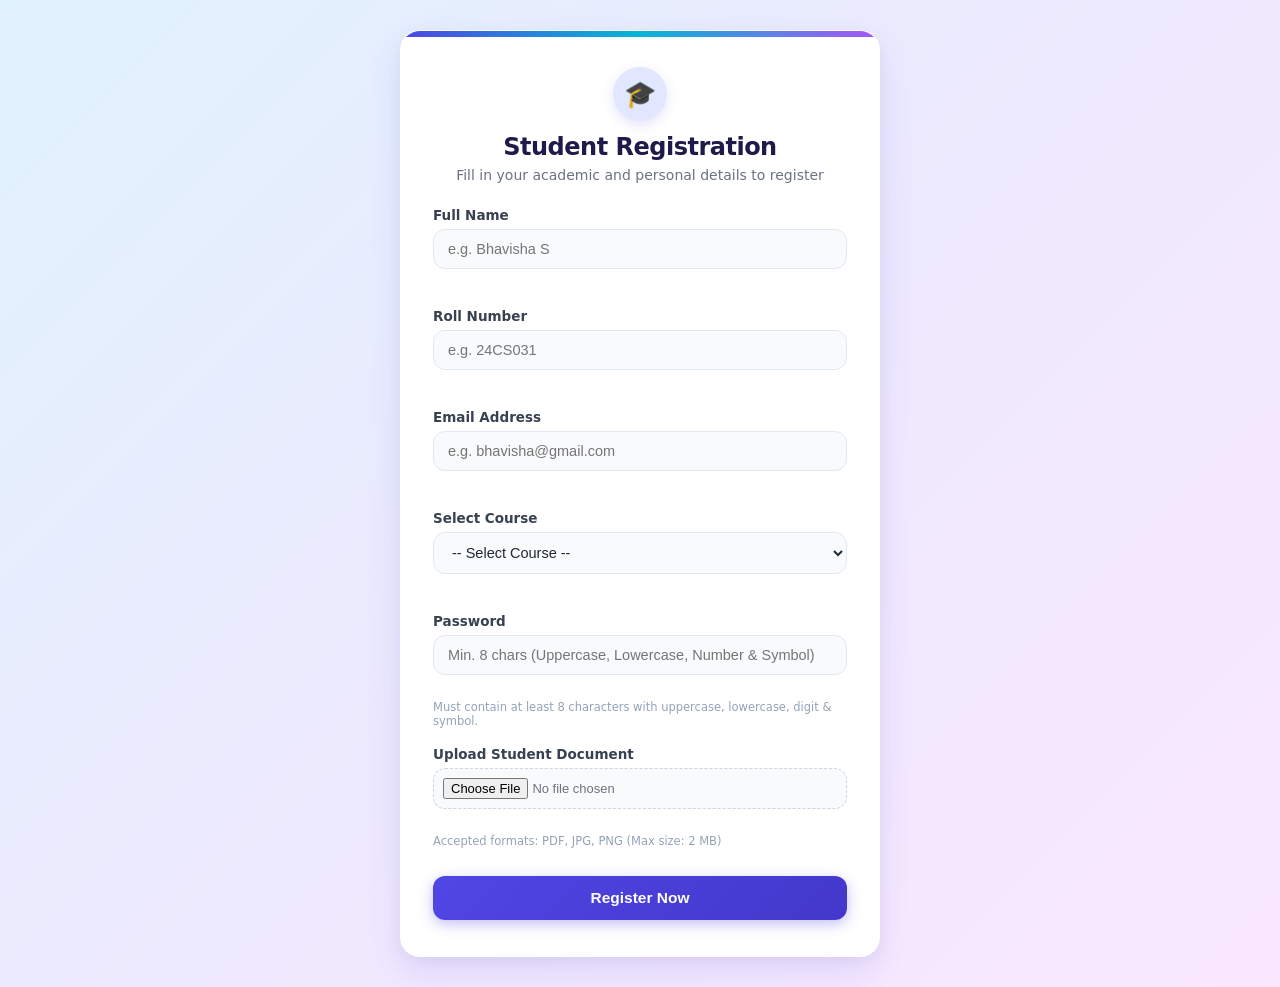
<file: Question-1_Student_Registration/index.html>
<!DOCTYPE html>
<html lang="en">
<head>
    <meta charset="UTF-8">
    <meta name="viewport" content="width=device-width, initial-scale=1.0">
    <title>Student Registration Portal</title>
    <link rel="stylesheet" href="style.css">
</head>
<body>
    <div class="container">
        <div class="header">
            <div class="icon-badge">&#127891;</div>
            <h1>Student Registration</h1>
            <p class="subtitle">Fill in your academic and personal details to register</p>
        </div>

        <form id="registrationForm" novalidate>
            <div class="form-group">
                <label for="name">Full Name</label>
                <input type="text" id="name" placeholder="e.g. Bhavisha S">
                <span class="error" id="nameError"></span>
            </div>

            <div class="form-group">
                <label for="roll">Roll Number</label>
                <input type="text" id="roll" placeholder="e.g. 24CS031">
                <span class="error" id="rollError"></span>
            </div>

            <div class="form-group">
                <label for="email">Email Address</label>
                <input type="email" id="email" placeholder="e.g. bhavisha@gmail.com">
                <span class="error" id="emailError"></span>
            </div>

            <div class="form-group">
                <label for="course">Select Course</label>
                <select id="course">
                    <option value="">-- Select Course --</option>
                    <option value="CSE">Computer Science Engineering</option>
                    <option value="IT">Information Technology</option>
                    <option value="ECE">Electronics and Communication</option>
                    <option value="EEE">Electrical and Electronics</option>
                    <option value="MECH">Mechanical Engineering</option>
                    <option value="AIDS">Artificial Intelligence & Data Science</option>
                </select>
                <span class="error" id="courseError"></span>
            </div>

            <div class="form-group">
                <label for="password">Password</label>
                <input type="password" id="password" placeholder="Min. 8 chars (Uppercase, Lowercase, Number & Symbol)">
                <span class="error" id="passwordError"></span>
                <small class="hint">Must contain at least 8 characters with uppercase, lowercase, digit & symbol.</small>
            </div>

            <div class="form-group">
                <label for="file">Upload Student Document</label>
                <div class="file-drop-zone">
                    <input type="file" id="file" accept=".pdf,.jpg,.jpeg,.png">
                </div>
                <span class="error" id="fileError"></span>
                <small class="hint">Accepted formats: PDF, JPG, PNG (Max size: 2 MB)</small>
            </div>

            <button type="submit" id="submitBtn">Register Now</button>

            <div id="successMessage" class="success-box"></div>
        </form>
    </div>

    <script src="validation.js"></script>
</body>
</html>
</file>
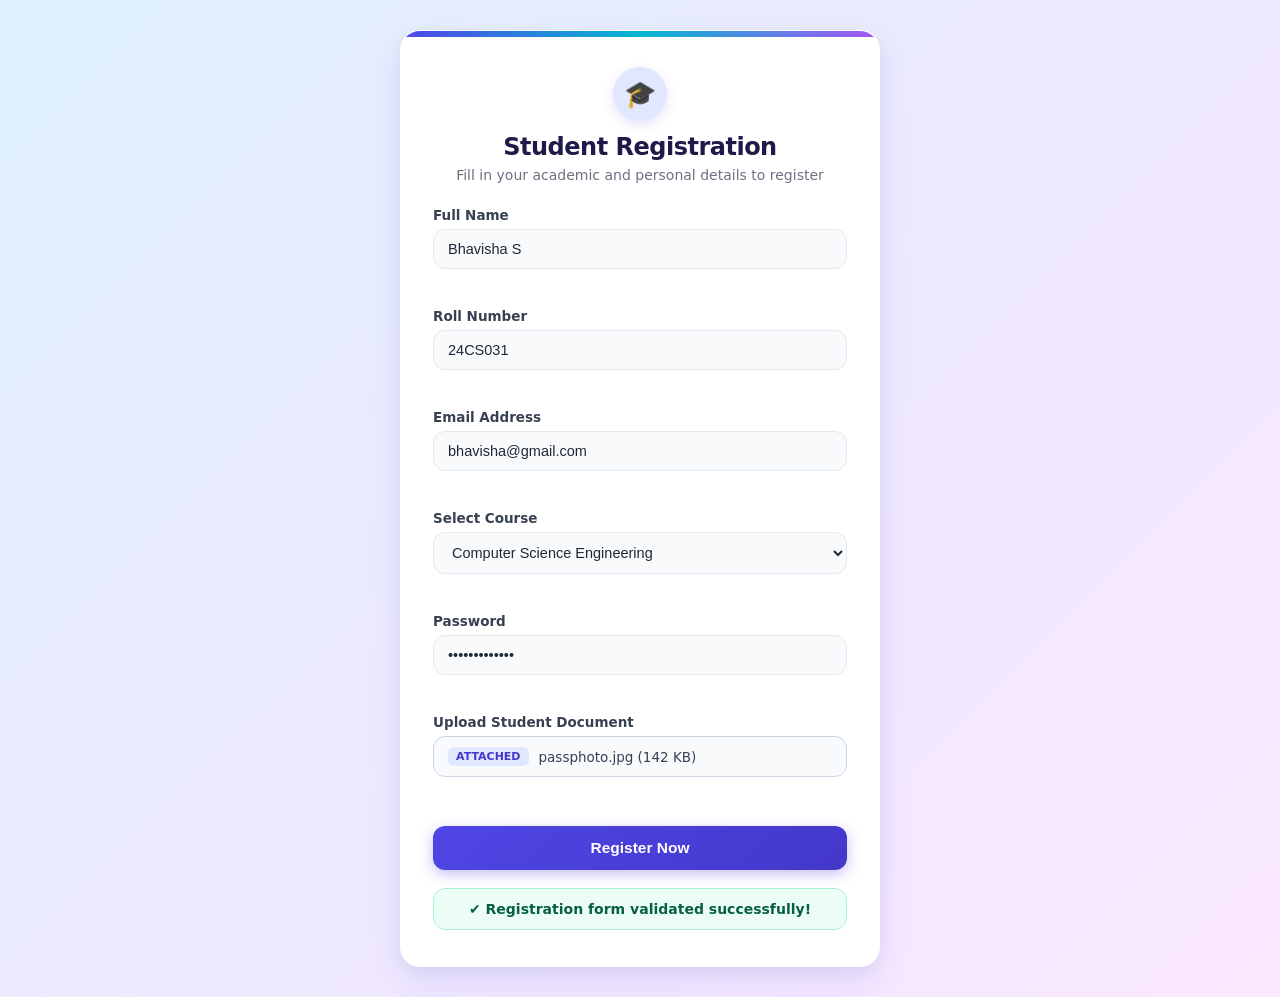
<file: Question-1_Student_Registration/preview_filled.html>
<!DOCTYPE html>
<html lang="en">
<head>
    <meta charset="UTF-8">
    <meta name="viewport" content="width=device-width, initial-scale=1.0">
    <title>Student Registration Portal - Filled Preview</title>
    <link rel="stylesheet" href="style.css">
    <style>
        .custom-file-filled {
            padding: 10px 14px;
            background: #f8fafc;
            border: 1.5px solid #cbd5e1;
            border-radius: var(--radius);
            font-size: 13.5px;
            color: #334155;
            display: flex;
            align-items: center;
            gap: 10px;
        }
        .file-tag {
            background: #e0e7ff;
            color: #4338ca;
            padding: 3px 8px;
            border-radius: 6px;
            font-weight: 600;
            font-size: 11px;
        }
    </style>
</head>
<body>
    <div class="container">
        <div class="header">
            <div class="icon-badge">&#127891;</div>
            <h1>Student Registration</h1>
            <p class="subtitle">Fill in your academic and personal details to register</p>
        </div>

        <form id="registrationForm">
            <div class="form-group">
                <label for="name">Full Name</label>
                <input type="text" id="name" value="Bhavisha S">
                <span class="error" id="nameError"></span>
            </div>

            <div class="form-group">
                <label for="roll">Roll Number</label>
                <input type="text" id="roll" value="24CS031">
                <span class="error" id="rollError"></span>
            </div>

            <div class="form-group">
                <label for="email">Email Address</label>
                <input type="email" id="email" value="bhavisha@gmail.com">
                <span class="error" id="emailError"></span>
            </div>

            <div class="form-group">
                <label for="course">Select Course</label>
                <select id="course">
                    <option value="CSE" selected>Computer Science Engineering</option>
                </select>
                <span class="error" id="courseError"></span>
            </div>

            <div class="form-group">
                <label for="password">Password</label>
                <input type="password" id="password" value="Bhavisha@2026">
                <span class="error" id="passwordError"></span>
            </div>

            <div class="form-group">
                <label for="file">Upload Student Document</label>
                <div class="custom-file-filled">
                    <span class="file-tag">ATTACHED</span>
                    <span>passphoto.jpg (142 KB)</span>
                </div>
                <span class="error" id="fileError"></span>
            </div>

            <button type="submit" id="submitBtn">Register Now</button>

            <div id="successMessage" class="success-box show">
                &#10004; Registration form validated successfully!
            </div>
        </form>
    </div>
</body>
</html>
</file>
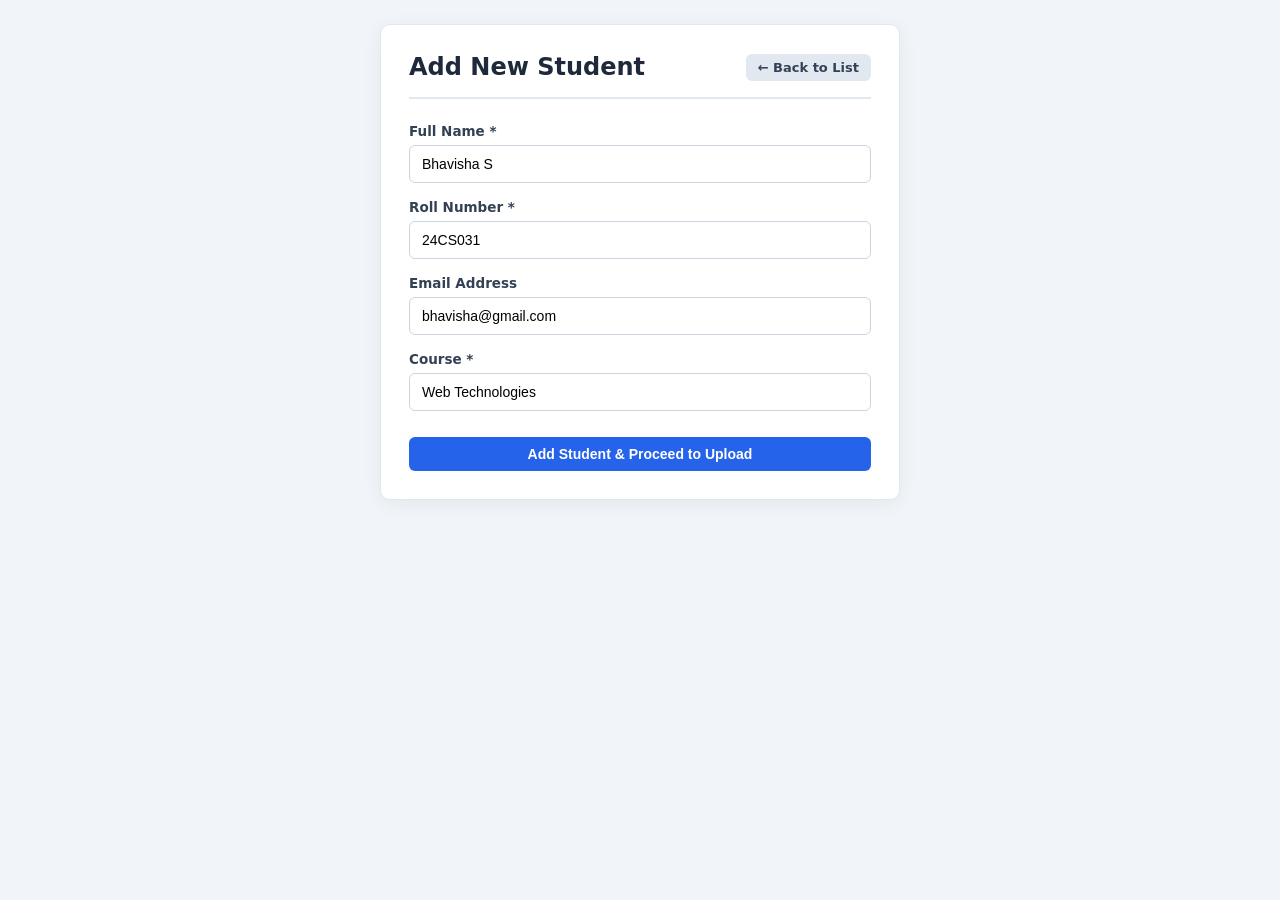
<file: Question-2_PHP_Admin_Panel/preview_add.html>
<!DOCTYPE html>
<html lang="en">
<head>
    <meta charset="UTF-8">
    <meta name="viewport" content="width=device-width, initial-scale=1.0">
    <title>Add Student - Admin Panel</title>
    <link rel="stylesheet" href="style.css">
</head>
<body>
    <div class="admin-container form-card">
        <div class="admin-header">
            <h2>Add New Student</h2>
            <a href="#" class="btn btn-secondary btn-sm">&larr; Back to List</a>
        </div>

        <form method="post">
            <div class="form-group">
                <label for="name">Full Name *</label>
                <input type="text" id="name" name="name" value="Bhavisha S" required>
            </div>

            <div class="form-group">
                <label for="roll_number">Roll Number *</label>
                <input type="text" id="roll_number" name="roll_number" value="24CS031" required>
            </div>

            <div class="form-group">
                <label for="email">Email Address</label>
                <input type="email" id="email" name="email" value="bhavisha@gmail.com">
            </div>

            <div class="form-group">
                <label for="course">Course *</label>
                <input type="text" id="course" name="course" value="Web Technologies" required>
            </div>

            <button type="submit" class="btn btn-primary" style="width: 100%; margin-top: 10px;">Add Student & Proceed to Upload</button>
        </form>
    </div>
</body>
</html>
</file>
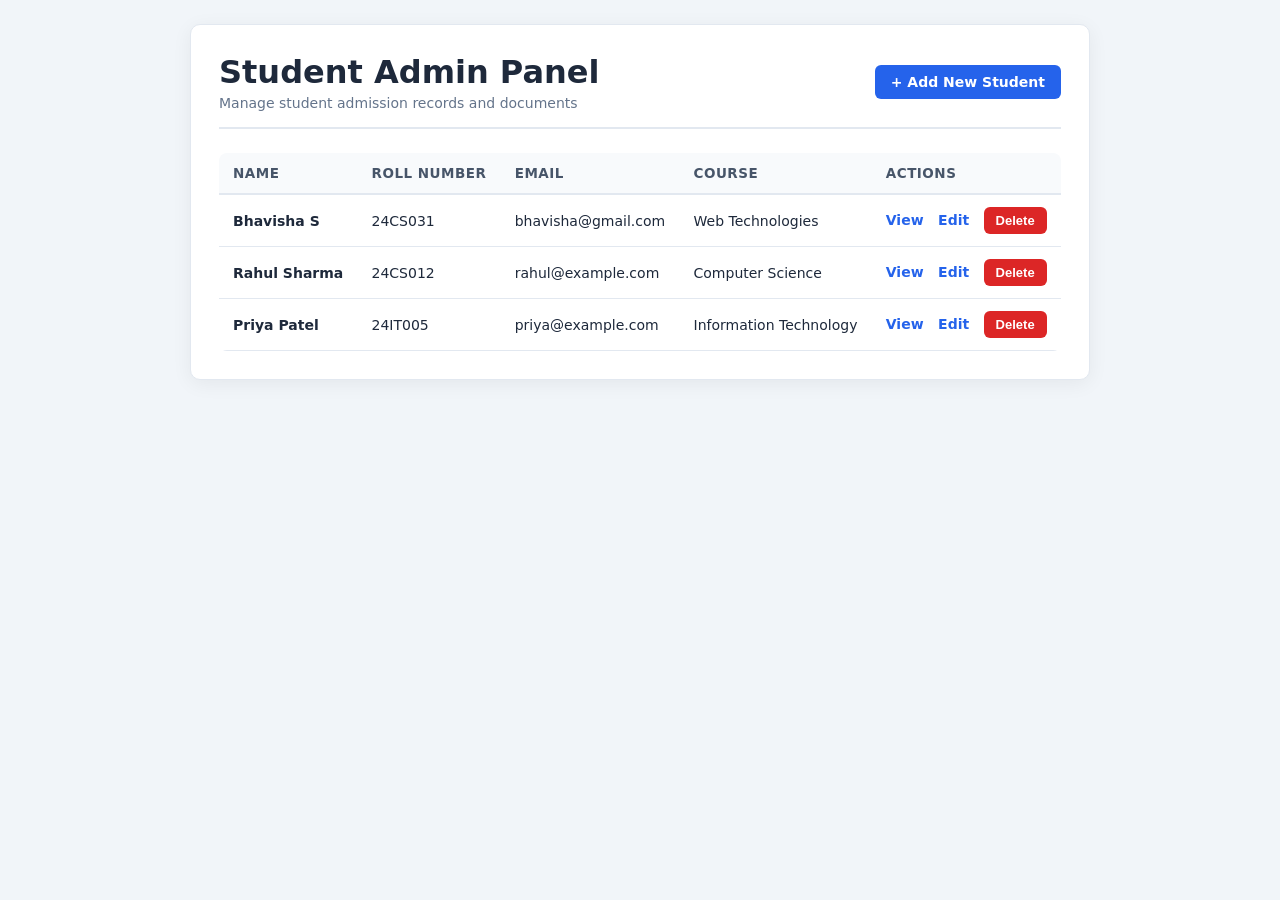
<file: Question-2_PHP_Admin_Panel/preview_index.html>
<!DOCTYPE html>
<html lang="en">
<head>
    <meta charset="UTF-8">
    <meta name="viewport" content="width=device-width, initial-scale=1.0">
    <title>Student Admin Panel</title>
    <link rel="stylesheet" href="style.css">
</head>
<body>
    <div class="admin-container">
        <div class="admin-header">
            <div>
                <h1>Student Admin Panel</h1>
                <p style="color: #64748b; font-size: 14px; margin-top: 4px;">Manage student admission records and documents</p>
            </div>
            <a href="add.php" class="btn btn-primary">+ Add New Student</a>
        </div>

        <div class="table-wrapper">
            <table class="admin-table">
                <thead>
                    <tr>
                        <th>Name</th>
                        <th>Roll Number</th>
                        <th>Email</th>
                        <th>Course</th>
                        <th>Actions</th>
                    </tr>
                </thead>
                <tbody>
                    <tr>
                        <td><strong>Bhavisha S</strong></td>
                        <td>24CS031</td>
                        <td>bhavisha@gmail.com</td>
                        <td>Web Technologies</td>
                        <td class="action-links">
                            <a href="#">View</a>
                            <a href="#">Edit</a>
                            <button type="button" class="btn btn-danger btn-sm">Delete</button>
                        </td>
                    </tr>
                    <tr>
                        <td><strong>Rahul Sharma</strong></td>
                        <td>24CS012</td>
                        <td>rahul@example.com</td>
                        <td>Computer Science</td>
                        <td class="action-links">
                            <a href="#">View</a>
                            <a href="#">Edit</a>
                            <button type="button" class="btn btn-danger btn-sm">Delete</button>
                        </td>
                    </tr>
                    <tr>
                        <td><strong>Priya Patel</strong></td>
                        <td>24IT005</td>
                        <td>priya@example.com</td>
                        <td>Information Technology</td>
                        <td class="action-links">
                            <a href="#">View</a>
                            <a href="#">Edit</a>
                            <button type="button" class="btn btn-danger btn-sm">Delete</button>
                        </td>
                    </tr>
                </tbody>
            </table>
        </div>
    </div>
</body>
</html>
</file>
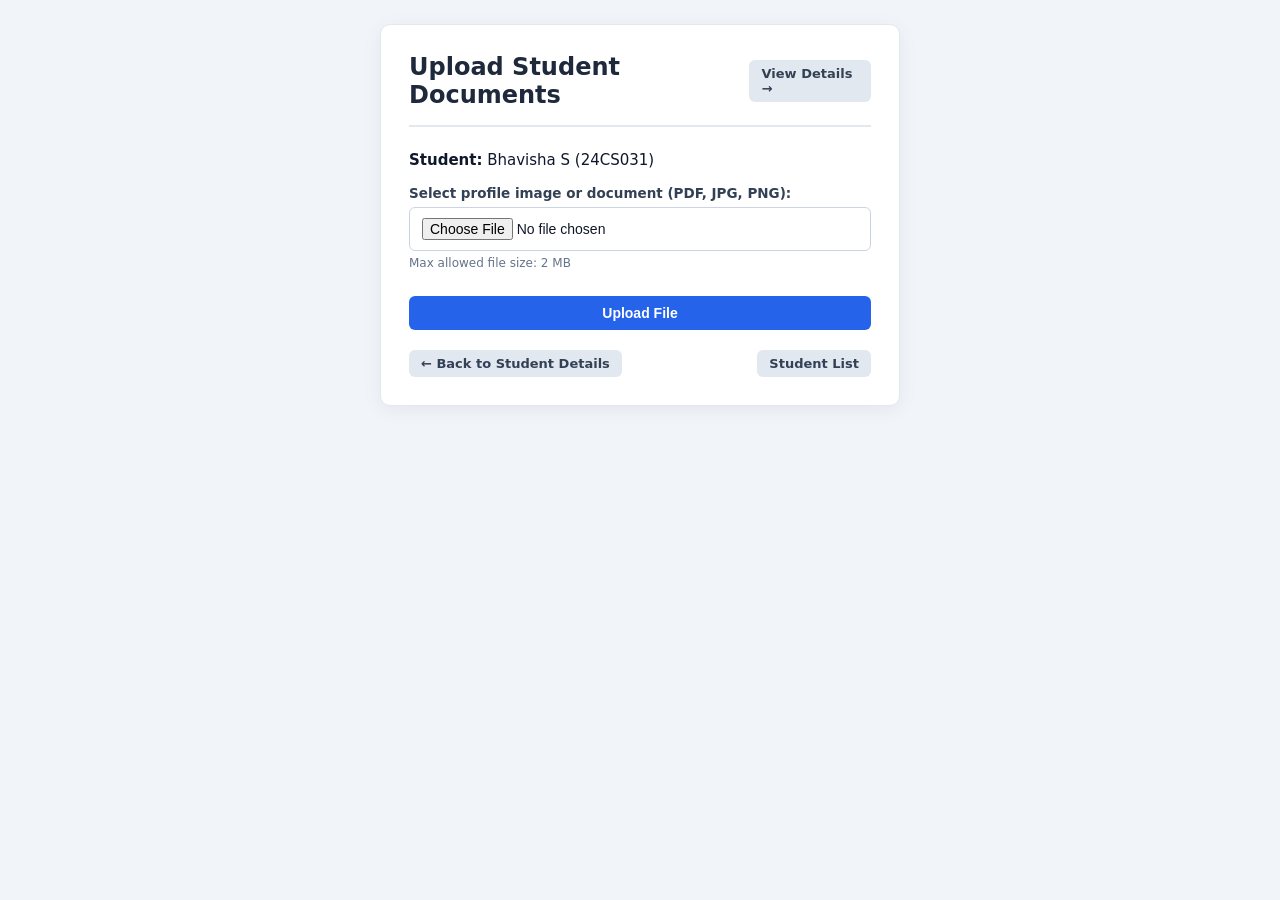
<file: Question-2_PHP_Admin_Panel/preview_upload.html>
<!DOCTYPE html>
<html lang="en">
<head>
    <meta charset="UTF-8">
    <meta name="viewport" content="width=device-width, initial-scale=1.0">
    <title>Upload Student Documents</title>
    <link rel="stylesheet" href="style.css">
</head>
<body>
    <div class="admin-container form-card">
        <div class="admin-header">
            <h2>Upload Student Documents</h2>
            <a href="#" class="btn btn-secondary btn-sm">View Details &rarr;</a>
        </div>

        <p style="margin-bottom: 16px; font-size: 15px;"><strong>Student:</strong> Bhavisha S (24CS031)</p>

        <form method="post" enctype="multipart/form-data">
            <div class="form-group">
                <label>Select profile image or document (PDF, JPG, PNG):</label>
                <input type="file" name="document" accept=".pdf,.jpg,.jpeg,.png" required>
                <small style="color:#64748b; font-size:12px; margin-top:5px; display:block;">Max allowed file size: 2 MB</small>
            </div>

            <button type="submit" class="btn btn-primary" style="width: 100%; margin-top: 10px;">Upload File</button>
        </form>

        <div style="margin-top: 20px; display: flex; justify-content: space-between;">
            <a href="#" class="btn btn-secondary btn-sm">&larr; Back to Student Details</a>
            <a href="#" class="btn btn-secondary btn-sm">Student List</a>
        </div>
    </div>
</body>
</html>
</file>
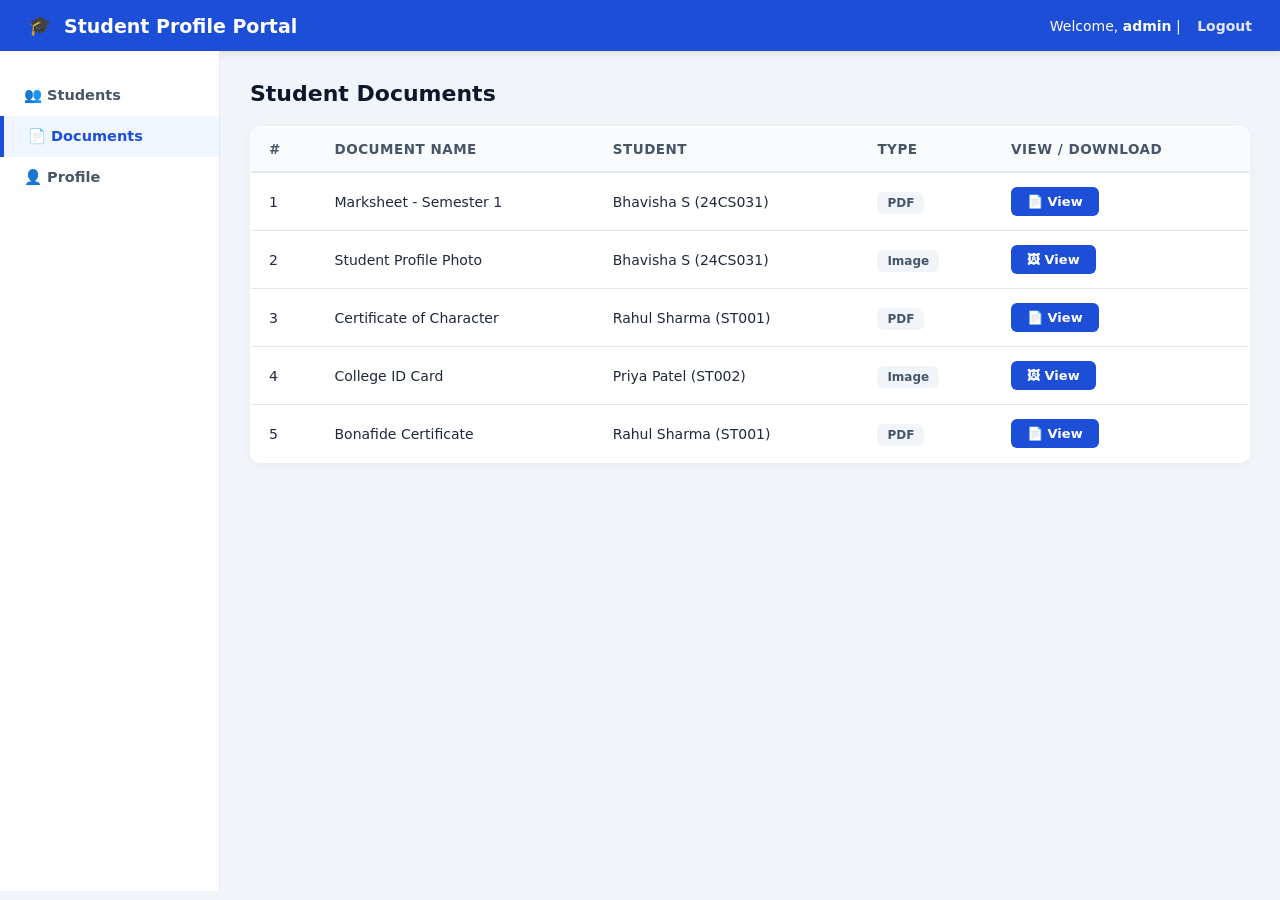
<file: Question-3_Java_Servlet_Portal/preview_documents.html>
<!DOCTYPE html>
<html lang="en">
<head>
    <meta charset="UTF-8">
    <meta name="viewport" content="width=device-width, initial-scale=1.0">
    <title>Student Documents - Student Profile Portal</title>
    <style>
        * {
            margin: 0;
            padding: 0;
            box-sizing: border-box;
        }
        body {
            font-family: 'Segoe UI', system-ui, -apple-system, sans-serif;
            background: #f1f5f9;
            color: #1e293b;
        }
        .navbar {
            background: #1d4ed8;
            color: white;
            padding: 14px 28px;
            display: flex;
            justify-content: space-between;
            align-items: center;
            box-shadow: 0 2px 8px rgba(0,0,0,0.1);
        }
        .nav-brand {
            display: flex;
            align-items: center;
            gap: 12px;
            font-size: 19px;
            font-weight: 700;
        }
        .user-nav {
            font-size: 14px;
        }
        .user-nav a {
            color: #e0e7ff;
            text-decoration: none;
            margin-left: 12px;
            font-weight: 600;
        }
        .layout {
            display: flex;
            min-height: calc(100vh - 60px);
        }
        .sidebar {
            width: 220px;
            background: #ffffff;
            border-right: 1px solid #e2e8f0;
            padding: 24px 0;
        }
        .sidebar-menu {
            list-style: none;
        }
        .sidebar-item {
            display: flex;
            align-items: center;
            gap: 12px;
            padding: 12px 24px;
            color: #475569;
            text-decoration: none;
            font-weight: 600;
            font-size: 14.5px;
        }
        .sidebar-item.active {
            background: #eff6ff;
            color: #1d4ed8;
            border-left: 4px solid #1d4ed8;
        }
        .main-content {
            flex: 1;
            padding: 30px;
        }
        .content-header h2 {
            font-size: 22px;
            font-weight: 700;
            color: #0f172a;
            margin-bottom: 20px;
        }
        table {
            width: 100%;
            background: white;
            border-collapse: collapse;
            border-radius: 10px;
            overflow: hidden;
            box-shadow: 0 2px 10px rgba(0,0,0,0.04);
            border: 1px solid #e2e8f0;
        }
        th {
            background: #f8fafc;
            color: #475569;
            padding: 14px 18px;
            text-align: left;
            font-size: 13.5px;
            text-transform: uppercase;
            letter-spacing: 0.5px;
            border-bottom: 2px solid #e2e8f0;
        }
        td {
            padding: 14px 18px;
            border-bottom: 1px solid #e2e8f0;
            font-size: 14px;
            vertical-align: middle;
        }
        .badge-type {
            background: #f1f5f9;
            color: #475569;
            padding: 4px 10px;
            border-radius: 6px;
            font-size: 12px;
            font-weight: 600;
        }
        .btn-view {
            background: #1d4ed8;
            color: white;
            padding: 7px 16px;
            border-radius: 6px;
            text-decoration: none;
            font-size: 13px;
            font-weight: 600;
            display: inline-block;
        }
    </style>
</head>
<body>
    <header class="navbar">
        <div class="nav-brand">
            <span>&#127891;</span> Student Profile Portal
        </div>
        <div class="user-nav">
            Welcome, <strong>admin</strong> |
            <a href="#">Logout</a>
        </div>
    </header>

    <div class="layout">
        <aside class="sidebar">
            <ul class="sidebar-menu">
                <li><a href="#" class="sidebar-item">&#128101; Students</a></li>
                <li><a href="#" class="sidebar-item active">&#128196; Documents</a></li>
                <li><a href="#" class="sidebar-item">&#128100; Profile</a></li>
            </ul>
        </aside>

        <main class="main-content">
            <div class="content-header">
                <h2>Student Documents</h2>
            </div>

            <table>
                <thead>
                    <tr>
                        <th>#</th>
                        <th>Document Name</th>
                        <th>Student</th>
                        <th>Type</th>
                        <th>View / Download</th>
                    </tr>
                </thead>
                <tbody>
                    <tr>
                        <td>1</td>
                        <td>Marksheet - Semester 1</td>
                        <td>Bhavisha S (24CS031)</td>
                        <td><span class="badge-type">PDF</span></td>
                        <td><a href="#" class="btn-view">&#128196; View</a></td>
                    </tr>
                    <tr>
                        <td>2</td>
                        <td>Student Profile Photo</td>
                        <td>Bhavisha S (24CS031)</td>
                        <td><span class="badge-type">Image</span></td>
                        <td><a href="#" class="btn-view">&#128444; View</a></td>
                    </tr>
                    <tr>
                        <td>3</td>
                        <td>Certificate of Character</td>
                        <td>Rahul Sharma (ST001)</td>
                        <td><span class="badge-type">PDF</span></td>
                        <td><a href="#" class="btn-view">&#128196; View</a></td>
                    </tr>
                    <tr>
                        <td>4</td>
                        <td>College ID Card</td>
                        <td>Priya Patel (ST002)</td>
                        <td><span class="badge-type">Image</span></td>
                        <td><a href="#" class="btn-view">&#128444; View</a></td>
                    </tr>
                    <tr>
                        <td>5</td>
                        <td>Bonafide Certificate</td>
                        <td>Rahul Sharma (ST001)</td>
                        <td><span class="badge-type">PDF</span></td>
                        <td><a href="#" class="btn-view">&#128196; View</a></td>
                    </tr>
                </tbody>
            </table>
        </main>
    </div>
</body>
</html>
</file>
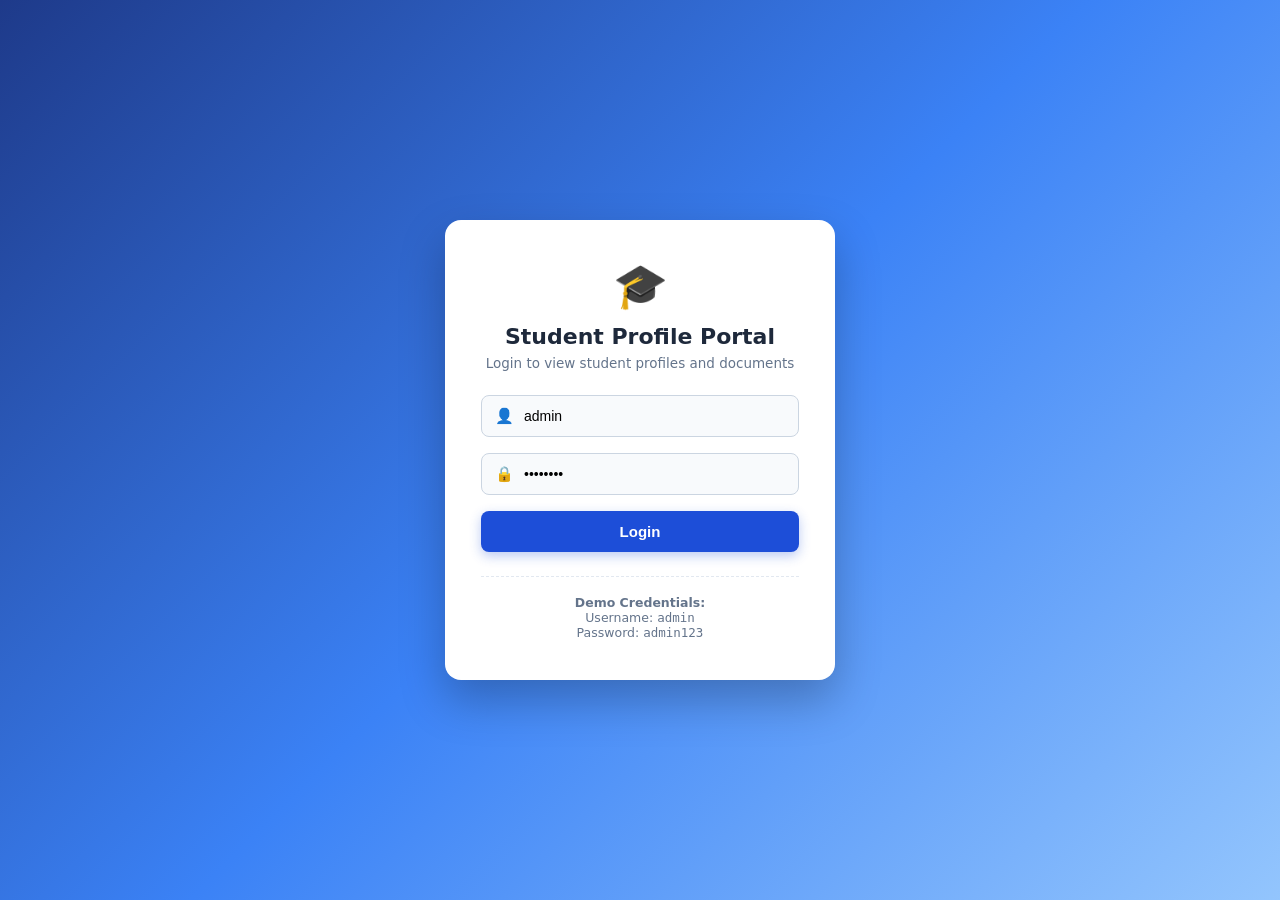
<file: Question-3_Java_Servlet_Portal/preview_login.html>
<!DOCTYPE html>
<html lang="en">
<head>
    <meta charset="UTF-8">
    <meta name="viewport" content="width=device-width, initial-scale=1.0">
    <title>Student Portal Login</title>
    <style>
        * {
            margin: 0;
            padding: 0;
            box-sizing: border-box;
        }
        body {
            font-family: 'Segoe UI', system-ui, -apple-system, sans-serif;
            background: linear-gradient(135deg, #1e3a8a 0%, #3b82f6 50%, #93c5fd 100%);
            display: flex;
            justify-content: center;
            align-items: center;
            min-height: 100vh;
            padding: 20px;
        }
        .login-card {
            background: #ffffff;
            padding: 40px 36px;
            width: 100%;
            max-width: 390px;
            border-radius: 16px;
            box-shadow: 0 20px 45px rgba(0, 0, 0, 0.25);
            text-align: center;
        }
        .portal-icon {
            font-size: 44px;
            color: #1d4ed8;
            margin-bottom: 12px;
        }
        h2 {
            font-size: 22px;
            font-weight: 700;
            color: #1e293b;
            margin-bottom: 6px;
        }
        .subtitle {
            font-size: 13.5px;
            color: #64748b;
            margin-bottom: 24px;
        }
        .input-group {
            position: relative;
            margin-bottom: 16px;
            text-align: left;
        }
        .input-group span {
            position: absolute;
            left: 14px;
            top: 50%;
            transform: translateY(-50%);
            color: #64748b;
            font-size: 15px;
        }
        .input-group input {
            width: 100%;
            padding: 12px 14px 12px 42px;
            border: 1.5px solid #cbd5e1;
            border-radius: 8px;
            font-size: 14px;
            background: #f8fafc;
        }
        button {
            width: 100%;
            padding: 12px;
            background: #1d4ed8;
            color: white;
            border: none;
            border-radius: 8px;
            font-size: 15px;
            font-weight: 600;
            cursor: pointer;
            box-shadow: 0 4px 12px rgba(29, 78, 216, 0.3);
        }
        .demo-box {
            margin-top: 24px;
            padding-top: 18px;
            border-top: 1px dashed #e2e8f0;
            font-size: 12.5px;
            color: #64748b;
        }
    </style>
</head>
<body>
    <div class="login-card">
        <div class="portal-icon">&#127891;</div>
        <h2>Student Profile Portal</h2>
        <p class="subtitle">Login to view student profiles and documents</p>

        <form action="#" method="post">
            <div class="input-group">
                <span>&#128100;</span>
                <input type="text" name="username" value="admin" required>
            </div>

            <div class="input-group">
                <span>&#128274;</span>
                <input type="password" name="password" value="••••••••" required>
            </div>

            <button type="button">Login</button>
        </form>

        <div class="demo-box">
            <p><strong>Demo Credentials:</strong></p>
            <p>Username: <code>admin</code></p>
            <p>Password: <code>admin123</code></p>
        </div>
    </div>
</body>
</html>
</file>
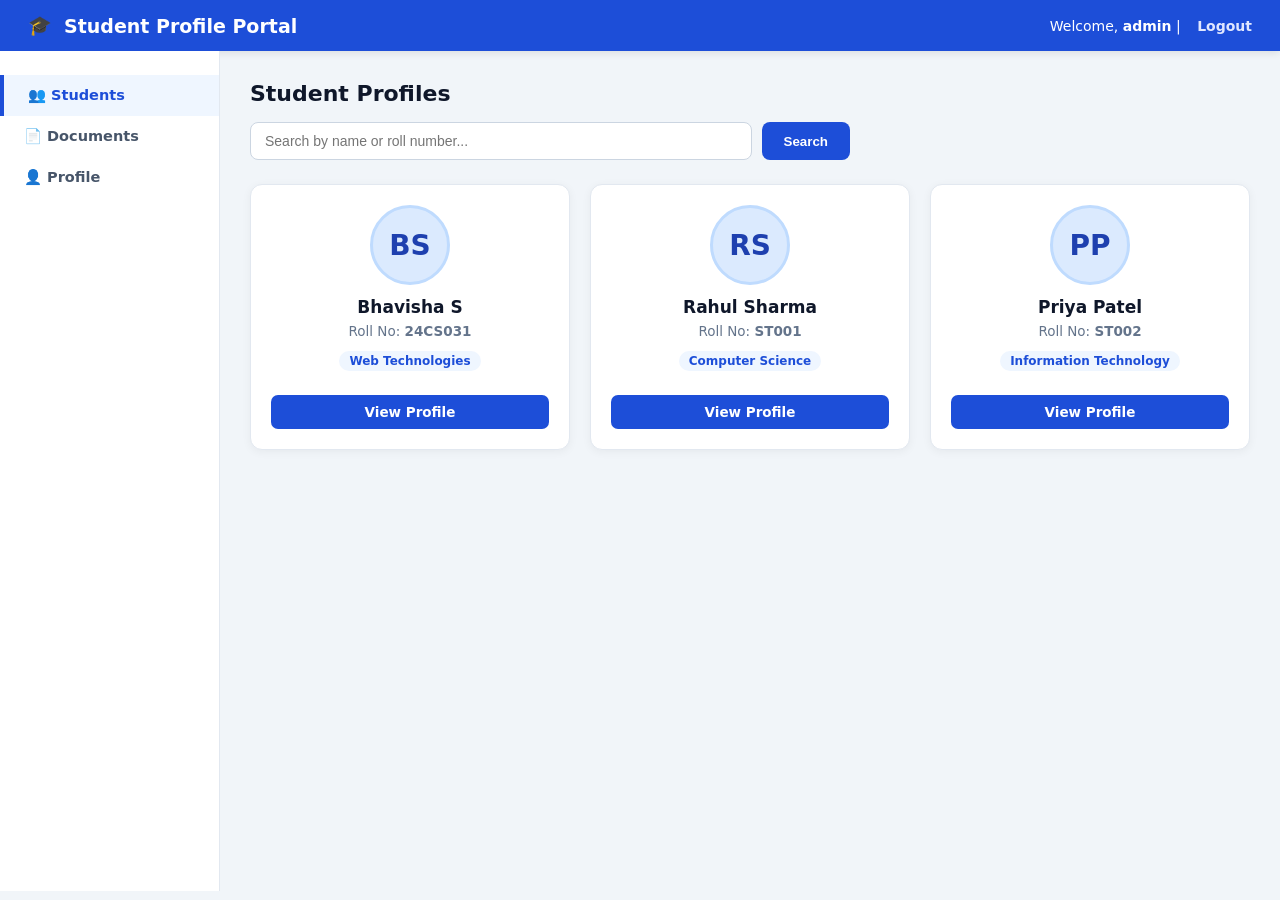
<file: Question-3_Java_Servlet_Portal/preview_students.html>
<!DOCTYPE html>
<html lang="en">
<head>
    <meta charset="UTF-8">
    <meta name="viewport" content="width=device-width, initial-scale=1.0">
    <title>Student Profile Portal</title>
    <style>
        * {
            margin: 0;
            padding: 0;
            box-sizing: border-box;
        }
        body {
            font-family: 'Segoe UI', system-ui, -apple-system, sans-serif;
            background: #f1f5f9;
            color: #1e293b;
        }
        .navbar {
            background: #1d4ed8;
            color: white;
            padding: 14px 28px;
            display: flex;
            justify-content: space-between;
            align-items: center;
            box-shadow: 0 2px 8px rgba(0,0,0,0.1);
        }
        .nav-brand {
            display: flex;
            align-items: center;
            gap: 12px;
            font-size: 19px;
            font-weight: 700;
        }
        .user-nav {
            font-size: 14px;
        }
        .user-nav a {
            color: #e0e7ff;
            text-decoration: none;
            margin-left: 12px;
            font-weight: 600;
        }
        .layout {
            display: flex;
            min-height: calc(100vh - 60px);
        }
        .sidebar {
            width: 220px;
            background: #ffffff;
            border-right: 1px solid #e2e8f0;
            padding: 24px 0;
        }
        .sidebar-menu {
            list-style: none;
        }
        .sidebar-item {
            display: flex;
            align-items: center;
            gap: 12px;
            padding: 12px 24px;
            color: #475569;
            text-decoration: none;
            font-weight: 600;
            font-size: 14.5px;
        }
        .sidebar-item.active {
            background: #eff6ff;
            color: #1d4ed8;
            border-left: 4px solid #1d4ed8;
        }
        .main-content {
            flex: 1;
            padding: 30px;
        }
        .content-header h2 {
            font-size: 22px;
            font-weight: 700;
            color: #0f172a;
            margin-bottom: 16px;
        }
        .search-bar {
            display: flex;
            gap: 10px;
            max-width: 600px;
            margin-bottom: 24px;
        }
        .search-bar input {
            flex: 1;
            padding: 10px 14px;
            border: 1px solid #cbd5e1;
            border-radius: 8px;
            font-size: 14px;
            background: #fff;
        }
        .search-bar button {
            padding: 10px 22px;
            background: #1d4ed8;
            color: white;
            border: none;
            border-radius: 8px;
            font-weight: 600;
            cursor: pointer;
        }
        .grid {
            display: grid;
            grid-template-columns: repeat(3, 1fr);
            gap: 20px;
        }
        .student-card {
            background: #ffffff;
            border-radius: 12px;
            padding: 20px;
            box-shadow: 0 2px 10px rgba(0,0,0,0.05);
            border: 1px solid #e2e8f0;
            text-align: center;
        }
        .avatar-circle {
            width: 80px;
            height: 80px;
            border-radius: 50%;
            background: #dbeafe;
            color: #1e40af;
            font-size: 28px;
            font-weight: bold;
            display: flex;
            align-items: center;
            justify-content: center;
            margin: 0 auto 12px;
            border: 3px solid #bfdbfe;
        }
        .student-card h3 {
            font-size: 17px;
            color: #0f172a;
            margin-bottom: 6px;
        }
        .student-card .info {
            font-size: 13.5px;
            color: #64748b;
            margin-bottom: 4px;
        }
        .badge {
            display: inline-block;
            background: #eff6ff;
            color: #1d4ed8;
            padding: 3px 10px;
            border-radius: 20px;
            font-size: 12px;
            font-weight: 600;
            margin: 8px 0 14px;
        }
        .card-btn {
            background: #1d4ed8;
            color: #ffffff;
            padding: 9px 16px;
            border-radius: 7px;
            text-decoration: none;
            font-size: 13.5px;
            font-weight: 600;
            margin-top: 10px;
            display: block;
        }
    </style>
</head>
<body>
    <header class="navbar">
        <div class="nav-brand">
            <span>&#127891;</span> Student Profile Portal
        </div>
        <div class="user-nav">
            Welcome, <strong>admin</strong> |
            <a href="#">Logout</a>
        </div>
    </header>

    <div class="layout">
        <aside class="sidebar">
            <ul class="sidebar-menu">
                <li><a href="#" class="sidebar-item active">&#128101; Students</a></li>
                <li><a href="#" class="sidebar-item">&#128196; Documents</a></li>
                <li><a href="#" class="sidebar-item">&#128100; Profile</a></li>
            </ul>
        </aside>

        <main class="main-content">
            <div class="content-header">
                <h2>Student Profiles</h2>
                <div class="search-bar">
                    <input type="text" placeholder="Search by name or roll number...">
                    <button type="button">Search</button>
                </div>
            </div>

            <div class="grid">
                <div class="student-card">
                    <div class="avatar-circle">BS</div>
                    <h3>Bhavisha S</h3>
                    <p class="info">Roll No: <strong>24CS031</strong></p>
                    <span class="badge">Web Technologies</span>
                    <a href="#" class="card-btn">View Profile</a>
                </div>

                <div class="student-card">
                    <div class="avatar-circle">RS</div>
                    <h3>Rahul Sharma</h3>
                    <p class="info">Roll No: <strong>ST001</strong></p>
                    <span class="badge">Computer Science</span>
                    <a href="#" class="card-btn">View Profile</a>
                </div>

                <div class="student-card">
                    <div class="avatar-circle">PP</div>
                    <h3>Priya Patel</h3>
                    <p class="info">Roll No: <strong>ST002</strong></p>
                    <span class="badge">Information Technology</span>
                    <a href="#" class="card-btn">View Profile</a>
                </div>
            </div>
        </main>
    </div>
</body>
</html>
</file>
<file: Question-1_Student_Registration/style.css>
* {
    margin: 0;
    padding: 0;
    box-sizing: border-box;
}

:root {
    --primary: #4f46e5;
    --primary-hover: #4338ca;
    --primary-light: #e0e7ff;
    --text-main: #1f2937;
    --text-muted: #6b7280;
    --bg-page: linear-gradient(135deg, #e0f2fe 0%, #ede9fe 50%, #fae8ff 100%);
    --card-bg: #ffffff;
    --border: #e2e8f0;
    --border-focus: #6366f1;
    --error: #ef4444;
    --success: #10b981;
    --radius: 12px;
}

body {
    font-family: 'Segoe UI', system-ui, -apple-system, BlinkMacSystemFont, Roboto, sans-serif;
    background: var(--bg-page);
    min-height: 100vh;
    display: flex;
    justify-content: center;
    align-items: center;
    padding: 30px 16px;
    color: var(--text-main);
}

.container {
    background: var(--card-bg);
    width: 100%;
    max-width: 480px;
    padding: 36px 32px;
    border-radius: 20px;
    box-shadow: 0 15px 35px rgba(79, 70, 229, 0.12), 0 5px 15px rgba(0, 0, 0, 0.04);
    border: 1px solid rgba(255, 255, 255, 0.8);
    position: relative;
    overflow: hidden;
}

.container::before {
    content: "";
    position: absolute;
    top: 0;
    left: 0;
    right: 0;
    height: 6px;
    background: linear-gradient(90deg, #4f46e5, #06b6d4, #a855f7);
}

.header {
    text-align: center;
    margin-bottom: 24px;
}

.icon-badge {
    width: 54px;
    height: 54px;
    background: var(--primary-light);
    color: var(--primary);
    font-size: 26px;
    display: flex;
    align-items: center;
    justify-content: center;
    border-radius: 50%;
    margin: 0 auto 12px;
    box-shadow: 0 4px 12px rgba(79, 70, 229, 0.15);
}

h1 {
    font-size: 24px;
    font-weight: 700;
    color: #1e1b4b;
    margin-bottom: 6px;
    letter-spacing: -0.5px;
}

.subtitle {
    font-size: 14px;
    color: var(--text-muted);
}

.form-group {
    margin-bottom: 18px;
}

label {
    display: block;
    margin-bottom: 6px;
    font-weight: 600;
    font-size: 13.5px;
    color: #374151;
}

input[type="text"],
input[type="email"],
input[type="password"],
select {
    width: 100%;
    padding: 11px 14px;
    border: 1.5px solid var(--border);
    border-radius: var(--radius);
    font-size: 14.5px;
    color: var(--text-main);
    background: #f8fafc;
    transition: all 0.2s ease-in-out;
}

input[type="text"]:focus,
input[type="email"]:focus,
input[type="password"]:focus,
select:focus {
    outline: none;
    border-color: var(--border-focus);
    background: #ffffff;
    box-shadow: 0 0 0 4px rgba(99, 102, 241, 0.15);
}

.hint {
    display: block;
    font-size: 11.5px;
    color: #94a3b8;
    margin-top: 4px;
}

input[type="file"] {
    width: 100%;
    padding: 9px;
    border: 1.5px dashed #cbd5e1;
    border-radius: var(--radius);
    font-size: 13px;
    color: var(--text-muted);
    background: #f8fafc;
    cursor: pointer;
    transition: all 0.2s ease;
}

input[type="file"]:hover {
    border-color: var(--primary);
    background: #f1f5f9;
}

button[type="submit"] {
    width: 100%;
    padding: 13px;
    margin-top: 10px;
    background: linear-gradient(135deg, var(--primary) 0%, #4338ca 100%);
    color: #ffffff;
    border: none;
    border-radius: var(--radius);
    font-size: 15.5px;
    font-weight: 600;
    cursor: pointer;
    box-shadow: 0 4px 14px rgba(79, 70, 229, 0.35);
    transition: all 0.2s ease;
}

button[type="submit"]:hover {
    background: linear-gradient(135deg, #4338ca 0%, #3730a3 100%);
    transform: translateY(-1px);
    box-shadow: 0 6px 18px rgba(79, 70, 229, 0.45);
}

button[type="submit"]:active {
    transform: translateY(0);
}

.error {
    display: block;
    color: var(--error);
    font-size: 12px;
    font-weight: 500;
    margin-top: 5px;
    min-height: 16px;
}

.success-box {
    margin-top: 18px;
    padding: 12px 16px;
    border-radius: var(--radius);
    font-size: 14px;
    font-weight: 600;
    text-align: center;
    display: none;
}

.success-box.show {
    display: block;
    background: #ecfdf5;
    color: #065f46;
    border: 1px solid #a7f3d0;
}

@media (max-width: 480px) {
    .container {
        padding: 24px 20px;
        border-radius: 16px;
    }
    h1 {
        font-size: 21px;
    }
}
</file>
<file: Question-2_PHP_Admin_Panel/style.css>
/* Question 2 - Student Admin Panel CSS */
* {
    margin: 0;
    padding: 0;
    box-sizing: border-box;
}

:root {
    --primary: #2563eb;
    --primary-hover: #1d4ed8;
    --danger: #dc2626;
    --danger-hover: #b91c1c;
    --success: #16a34a;
    --warning: #d97706;
    --bg-main: #f1f5f9;
    --card-bg: #ffffff;
    --border: #e2e8f0;
    --text-dark: #0f172a;
    --text-muted: #64748b;
    --radius: 10px;
}

body {
    font-family: 'Segoe UI', system-ui, -apple-system, sans-serif;
    background-color: var(--bg-main);
    color: var(--text-dark);
    padding: 24px;
    min-height: 100vh;
}

.admin-container {
    max-width: 900px;
    margin: 0 auto;
    background: var(--card-bg);
    padding: 28px;
    border-radius: var(--radius);
    box-shadow: 0 4px 20px rgba(0, 0, 0, 0.06);
    border: 1px solid var(--border);
}

.admin-header {
    display: flex;
    justify-content: space-between;
    align-items: center;
    border-bottom: 2px solid var(--border);
    padding-bottom: 16px;
    margin-bottom: 24px;
}

h1, h2 {
    color: #1e293b;
    font-weight: 700;
}

h3 {
    margin-top: 20px;
    margin-bottom: 12px;
    color: #334155;
}

.btn {
    display: inline-block;
    padding: 9px 16px;
    border-radius: 6px;
    font-size: 14px;
    font-weight: 600;
    text-decoration: none;
    border: none;
    cursor: pointer;
    transition: all 0.2s ease;
}

.btn-primary {
    background: var(--primary);
    color: #ffffff;
}

.btn-primary:hover {
    background: var(--primary-hover);
}

.btn-danger {
    background: var(--danger);
    color: #ffffff;
}

.btn-danger:hover {
    background: var(--danger-hover);
}

.btn-sm {
    padding: 6px 12px;
    font-size: 13px;
}

.btn-secondary {
    background: #e2e8f0;
    color: #334155;
}

.btn-secondary:hover {
    background: #cbd5e1;
}

/* Table styling */
.table-wrapper {
    overflow-x: auto;
    margin-top: 16px;
}

table.admin-table {
    width: 100%;
    border-collapse: collapse;
    background: #fff;
    border-radius: 8px;
    overflow: hidden;
}

table.admin-table th {
    background: #f8fafc;
    color: #475569;
    text-align: left;
    padding: 12px 14px;
    font-size: 13.5px;
    font-weight: 600;
    border-bottom: 2px solid var(--border);
    text-transform: uppercase;
    letter-spacing: 0.5px;
}

table.admin-table td {
    padding: 12px 14px;
    border-bottom: 1px solid var(--border);
    font-size: 14px;
    color: #1e293b;
    vertical-align: middle;
}

table.admin-table tr:hover {
    background: #f8fafc;
}

.action-links a {
    color: var(--primary);
    text-decoration: none;
    font-weight: 600;
    margin-right: 10px;
}

.action-links a:hover {
    text-decoration: underline;
}

/* Forms */
.form-card {
    max-width: 520px;
    margin: 0 auto;
}

.form-group {
    margin-bottom: 16px;
}

label {
    display: block;
    margin-bottom: 6px;
    font-weight: 600;
    font-size: 13.5px;
    color: #334155;
}

input[type="text"],
input[type="email"],
input[type="file"],
select {
    width: 100%;
    padding: 10px 12px;
    border: 1px solid #cbd5e1;
    border-radius: 6px;
    font-size: 14px;
    background: #fff;
}

input:focus {
    outline: none;
    border-color: var(--primary);
    box-shadow: 0 0 0 3px rgba(37, 99, 235, 0.15);
}

.alert-error {
    background: #fef2f2;
    color: var(--danger);
    padding: 10px 14px;
    border-radius: 6px;
    margin-bottom: 16px;
    font-size: 14px;
    border: 1px solid #fecaca;
}

.alert-success {
    background: #f0fdf4;
    color: var(--success);
    padding: 10px 14px;
    border-radius: 6px;
    margin-bottom: 16px;
    font-size: 14px;
    border: 1px solid #bbf7d0;
}

.file-card {
    background: #f8fafc;
    border: 1px solid var(--border);
    border-radius: 8px;
    padding: 14px;
    margin-bottom: 12px;
}

.file-preview img {
    border-radius: 6px;
    box-shadow: 0 2px 6px rgba(0,0,0,0.1);
}
</file>
